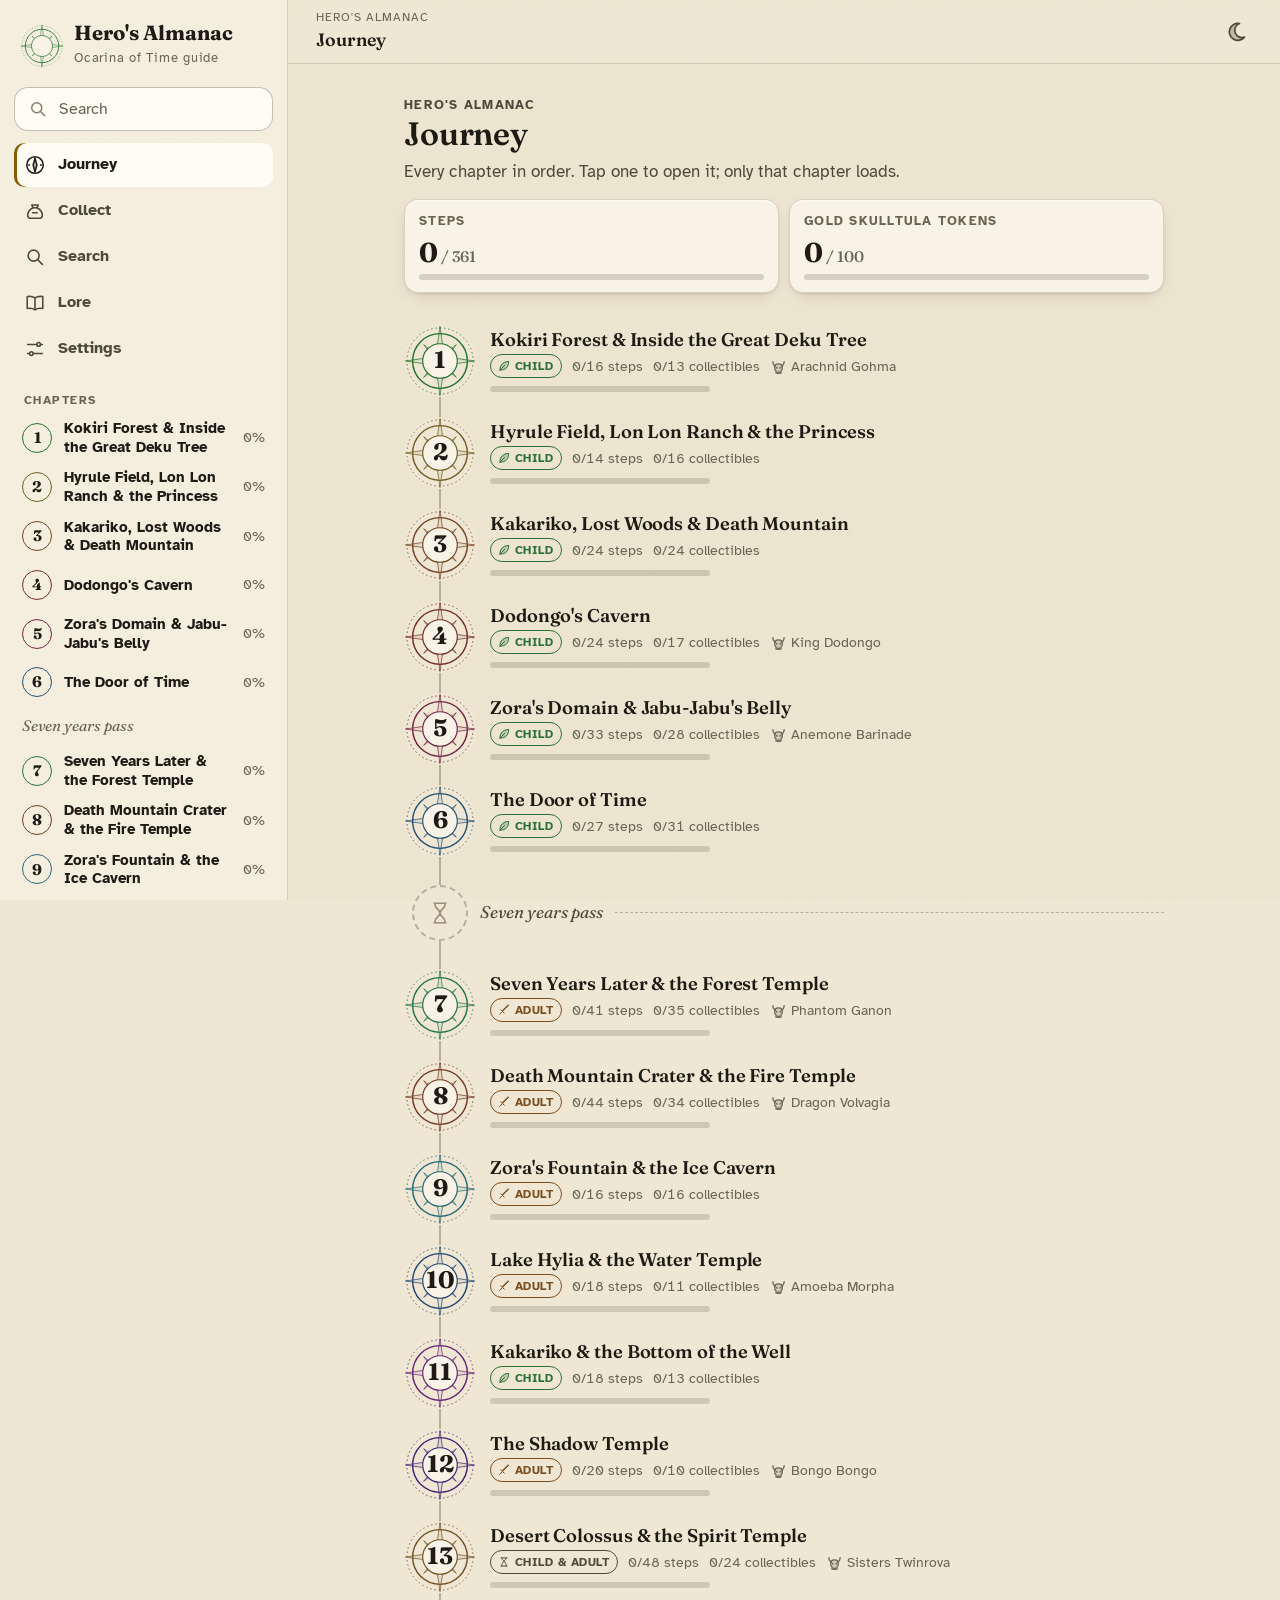
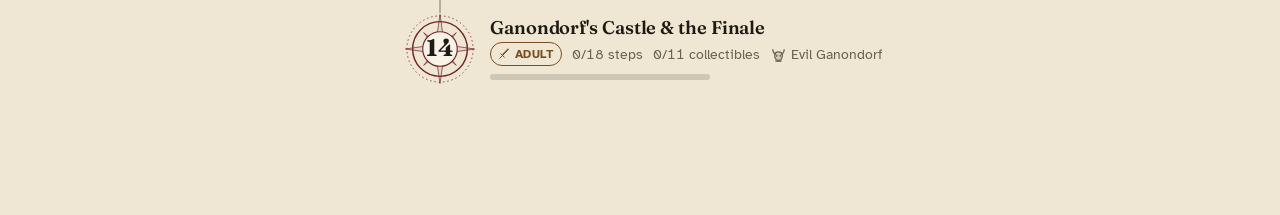
<file: index.html>
<!doctype html>
<html lang="en">
<head>
<meta charset="utf-8">
<meta name="build" content="b2a436a3c6">
<meta name="viewport" content="width=device-width, initial-scale=1, viewport-fit=cover">
<meta name="robots" content="noindex, nofollow">
<title>Hero's Almanac</title>
<meta name="description" content="A walkthrough and collectible tracker for The Legend of Zelda: Ocarina of Time.">
<meta name="theme-color" content="#0e1222" id="meta-theme">
<link rel="manifest" href="manifest.webmanifest">
<link rel="icon" href="assets/icons/icon.svg" type="image/svg+xml">
<link rel="icon" href="assets/icons/favicon-32.png" sizes="32x32" type="image/png">
<link rel="apple-touch-icon" href="assets/icons/apple-touch-icon.png">
<meta name="apple-mobile-web-app-capable" content="yes">
<meta name="mobile-web-app-capable" content="yes">
<meta name="apple-mobile-web-app-title" content="OoT Guide">
<link rel="preconnect" href="https://fonts.googleapis.com">
<link rel="preconnect" href="https://fonts.gstatic.com" crossorigin>
<link rel="stylesheet" href="https://fonts.googleapis.com/css2?family=Atkinson+Hyperlegible:ital,wght@0,400;0,700;1,400&family=Fraunces:opsz,wght@9..144,500..700&display=swap">
<link rel="stylesheet" href="assets/style.css?v=99275590e3">
<script>
  /* Apply the saved theme and text size before first paint (avoids a flash). */
  (function () {
    try {
      var p = JSON.parse(window.localStorage.getItem('oot-guide.prefs.v1') || '{}');
      if (p.theme === 'light' || p.theme === 'dark') document.documentElement.setAttribute('data-theme', p.theme);
      if (p.scale) document.documentElement.style.setProperty('--scale', String(p.scale));
    } catch (e) { /* storage blocked: follow the system theme */ }
  })();
</script>
</head>
<body>
<svg width="0" height="0" style="position:absolute" aria-hidden="true" focusable="false">
  <defs>
    <!-- interface -->
    <symbol id="i-journey" viewBox="0 0 24 24"><g fill="none" stroke="currentColor" stroke-width="1.7" stroke-linejoin="round"><circle cx="12" cy="12" r="9"/><path d="M12 4.5 14 12l-2 7.5L10 12z" fill="currentColor" fill-opacity=".25"/><path d="M4.5 12h2M17.5 12h2"/></g></symbol>
    <symbol id="i-collect" viewBox="0 0 24 24"><g fill="none" stroke="currentColor" stroke-width="1.7" stroke-linejoin="round" stroke-linecap="round"><path d="M8.5 5.5h7l-1.5 3h-4z"/><path d="M10 8.5c-4 2-6 5-6 8 0 2.5 2 3.5 4 3.5h8c2 0 4-1 4-3.5 0-3-2-6-6-8"/><path d="M9.5 14h5"/></g></symbol>
    <symbol id="i-search" viewBox="0 0 24 24"><g fill="none" stroke="currentColor" stroke-width="1.8" stroke-linecap="round"><circle cx="10.5" cy="10.5" r="6"/><path d="m15 15 5 5"/></g></symbol>
    <symbol id="i-lore" viewBox="0 0 24 24"><g fill="none" stroke="currentColor" stroke-width="1.7" stroke-linejoin="round"><path d="M12 6.5C10 5 7 4.5 3.5 5v13c3.5-.5 6.5 0 8.5 1.5 2-1.5 5-2 8.5-1.5V5C17 4.5 14 5 12 6.5z"/><path d="M12 6.5v13"/></g></symbol>
    <symbol id="i-more" viewBox="0 0 24 24"><g fill="none" stroke="currentColor" stroke-width="1.7" stroke-linecap="round"><path d="M4 7h10M18 7h2M4 17h2M10 17h10"/><circle cx="16" cy="7" r="2"/><circle cx="8" cy="17" r="2"/></g></symbol>
    <symbol id="i-sun" viewBox="0 0 24 24"><g fill="none" stroke="currentColor" stroke-width="1.8" stroke-linecap="round"><circle cx="12" cy="12" r="4.2" fill="currentColor" fill-opacity=".3"/><path d="M12 2.5v2.2M12 19.3v2.2M2.5 12h2.2M19.3 12h2.2M5.3 5.3l1.6 1.6M17.1 17.1l1.6 1.6M5.3 18.7l1.6-1.6M17.1 6.9l1.6-1.6"/></g></symbol>
    <symbol id="i-moon" viewBox="0 0 24 24"><path d="M15.5 3.5a8.5 8.5 0 1 0 5 13.6A7 7 0 0 1 15.5 3.5z" fill="currentColor" fill-opacity=".3" stroke="currentColor" stroke-width="1.7" stroke-linejoin="round"/></symbol>
    <symbol id="i-leaf" viewBox="0 0 24 24"><g fill="none" stroke="currentColor" stroke-width="1.7" stroke-linecap="round" stroke-linejoin="round"><path d="M5 19C5 10 10 5 20 4c0 10-5 15-14 15z" fill="currentColor" fill-opacity=".25"/><path d="M5 19 13 11"/></g></symbol>
    <symbol id="i-blade" viewBox="0 0 24 24"><g fill="none" stroke="currentColor" stroke-width="1.7" stroke-linecap="round" stroke-linejoin="round"><path d="M19.5 4.5 10 14l-1-1 9.5-9.5z" fill="currentColor" fill-opacity=".3"/><path d="M6.5 11.5l6 6M9 15l-4.5 4.5"/></g></symbol>
    <symbol id="i-both" viewBox="0 0 24 24"><g fill="none" stroke="currentColor" stroke-width="1.7" stroke-linecap="round" stroke-linejoin="round"><path d="M7 5h10M7 19h10M8 5c0 4 8 6 8 14M16 5c0 4-8 6-8 14"/></g></symbol>
    <symbol id="i-spark" viewBox="0 0 24 24"><g fill="currentColor"><path d="M12 2.5c.6 4.3 2.2 6 6.5 6.5-4.3.6-5.9 2.2-6.5 6.5-.6-4.3-2.2-5.9-6.5-6.5 4.3-.5 5.9-2.2 6.5-6.5z"/><path d="M18 14.5c.3 2 1 2.8 3 3-2 .3-2.7 1-3 3-.3-2-1-2.7-3-3 2-.2 2.7-1 3-3z" opacity=".7"/></g></symbol>
    <symbol id="i-caution" viewBox="0 0 24 24"><g fill="none" stroke="currentColor" stroke-width="1.8" stroke-linejoin="round" stroke-linecap="round"><path d="M12 2.8 21.2 12 12 21.2 2.8 12z" fill="currentColor" fill-opacity=".18"/><path d="M12 7.5v5.5"/><circle cx="12" cy="16.3" r=".6" fill="currentColor"/></g></symbol>
    <symbol id="i-check" viewBox="0 0 24 24"><g fill="none" stroke="currentColor" stroke-width="1.9" stroke-linecap="round" stroke-linejoin="round"><circle cx="10.5" cy="10.5" r="6.2"/><path d="m15.2 15.2 5 5"/><path d="M8 10.6l1.9 1.9 3.3-3.7"/></g></symbol>
    <symbol id="i-remake"viewBox="0 0 24 24"><g fill="none" stroke="currentColor" stroke-width="1.7" stroke-linejoin="round" stroke-linecap="round"><path d="M20 12a8 8 0 0 1-13.7 5.6L4 15.3"/><path d="M4 12a8 8 0 0 1 13.7-5.6L20 8.7"/><path d="M20 4v4.7h-4.7M4 20v-4.7h4.7"/></g></symbol>
    <symbol id="i-chev" viewBox="0 0 24 24"><path d="m9 5 7 7-7 7" fill="none" stroke="currentColor" stroke-width="2" stroke-linecap="round" stroke-linejoin="round"/></symbol>
    <symbol id="i-down" viewBox="0 0 24 24"><path d="m6 9 6 6 6-6" fill="none" stroke="currentColor" stroke-width="2" stroke-linecap="round" stroke-linejoin="round"/></symbol>
    <symbol id="i-close" viewBox="0 0 24 24"><path d="M6 6l12 12M18 6 6 18" fill="none" stroke="currentColor" stroke-width="2" stroke-linecap="round"/></symbol>
    <symbol id="i-next" viewBox="0 0 24 24"><g fill="none" stroke="currentColor" stroke-width="1.9" stroke-linecap="round" stroke-linejoin="round"><circle cx="12" cy="12" r="8.5"/><path d="M12 7.5v6.5M8.8 11.2 12 14.4l3.2-3.2"/></g></symbol>
    <symbol id="i-tick" viewBox="0 0 24 24"><path d="m5 12.5 4.5 4.5L19 7.5" fill="none" stroke="currentColor" stroke-width="2.8" stroke-linecap="round" stroke-linejoin="round"/></symbol>
    <symbol id="i-export" viewBox="0 0 24 24"><g fill="none" stroke="currentColor" stroke-width="1.8" stroke-linecap="round" stroke-linejoin="round"><path d="M12 4v11M7.5 8.5 12 4l4.5 4.5M5 14v5h14v-5"/></g></symbol>
    <symbol id="i-import" viewBox="0 0 24 24"><g fill="none" stroke="currentColor" stroke-width="1.8" stroke-linecap="round" stroke-linejoin="round"><path d="M12 15V4M7.5 10.5 12 15l4.5-4.5M5 14v5h14v-5"/></g></symbol>
    <symbol id="i-copy" viewBox="0 0 24 24"><g fill="none" stroke="currentColor" stroke-width="1.8" stroke-linejoin="round"><rect x="8.5" y="8.5" width="11" height="12" rx="2"/><path d="M15.5 8.5V5.5a2 2 0 0 0-2-2h-7a2 2 0 0 0-2 2v9a2 2 0 0 0 2 2h2"/></g></symbol>
    <symbol id="i-pin"viewBox="0 0 24 24"><g fill="none" stroke="currentColor" stroke-width="1.7" stroke-linejoin="round"><path d="M12 21s-6.5-6-6.5-11a6.5 6.5 0 0 1 13 0c0 5-6.5 11-6.5 11z"/><circle cx="12" cy="10" r="2.3"/></g></symbol>
    <!-- section kinds -->
    <symbol id="k-overworld" viewBox="0 0 24 24"><g fill="none" stroke="currentColor" stroke-width="1.7" stroke-linejoin="round" stroke-linecap="round"><path d="M2.5 18.5 8 11l3.5 4.5L15 10l6.5 8.5z" fill="currentColor" fill-opacity=".2"/><circle cx="17.5" cy="5.5" r="1.8"/></g></symbol>
    <symbol id="k-dungeon" viewBox="0 0 24 24"><g fill="none" stroke="currentColor" stroke-width="1.7" stroke-linejoin="round"><path d="M4 21V10a8 8 0 0 1 16 0v11z"/><path d="M8.5 21v-8a3.5 3.5 0 0 1 7 0v8" fill="currentColor" fill-opacity=".3"/><path d="M2.5 21h19"/></g></symbol>
    <symbol id="k-boss" viewBox="0 0 24 24"><g fill="none" stroke="currentColor" stroke-width="1.7" stroke-linejoin="round" stroke-linecap="round"><path d="M4 3.5c0 4 2 6 4 7M20 3.5c0 4-2 6-4 7"/><path d="M6.5 11.5c0-3 2.5-4.5 5.5-4.5s5.5 1.5 5.5 4.5c0 3-1 4.5-2 5.5v3h-7v-3c-1-1-2-2.5-2-5.5z" fill="currentColor" fill-opacity=".2"/><path d="M9.5 12.5h.01M14.5 12.5h.01" stroke-width="2.6"/><path d="M11 20v-2M13 20v-2"/></g></symbol>
    <symbol id="k-sweep" viewBox="0 0 24 24"><g fill="none" stroke="currentColor" stroke-width="1.7" stroke-linejoin="round" stroke-linecap="round"><circle cx="11" cy="11" r="7"/><path d="M11 4v14M4 11h14M6 6l10 10M16 6 6 16" opacity=".55"/><path d="m16 16 5 5"/></g></symbol>
    <symbol id="k-sidequest" viewBox="0 0 24 24"><g fill="none" stroke="currentColor" stroke-width="1.7" stroke-linejoin="round" stroke-linecap="round"><path d="M7 4h11a2 2 0 0 1 0 4h-1v10a2.5 2.5 0 0 1-2.5 2.5H6a2.5 2.5 0 0 1 0-5h1z"/><path d="M10 9h4M10 12.5h4"/></g></symbol>
    <!-- collectible glyphs (original shapes) -->
    <symbol id="g-gold-skulltulas" viewBox="0 0 24 24"><g fill="none" stroke="currentColor" stroke-width="1.6" stroke-linecap="round" stroke-linejoin="round"><path d="M8.5 10 5 7.5 3 9M8 12.5H3.5L2 14.5M8.5 15 5.5 17.5 5 20.5M15.5 10 19 7.5 21 9M16 12.5h4.5l1.5 2M15.5 15l3 2.5.5 3"/><path d="M12 2.5v3.5"/></g><path d="M12 6c3 0 4.6 2.6 4.6 6.2S14.7 19 12 19s-4.6-3.2-4.6-6.8S9 6 12 6z" fill="currentColor"/><path d="M10 12.2h.01M14 12.2h.01" stroke="var(--bg-2)" stroke-width="2.4" stroke-linecap="round"/></symbol>
    <symbol id="g-heart-pieces" viewBox="0 0 24 24"><path d="M12 20.5S3 14.8 3 8.9A4.6 4.6 0 0 1 12 7a4.6 4.6 0 0 1 9 1.9c0 5.9-9 11.6-9 11.6z" fill="none" stroke="currentColor" stroke-width="1.7" stroke-linejoin="round"/><path d="M12 7a4.6 4.6 0 0 0-9 1.9c0 1.2.4 2.3 1 3.4H12z" fill="currentColor"/></symbol>
    <symbol id="g-heart-containers" viewBox="0 0 24 24"><path d="M12 20.5S3 14.8 3 8.9A4.6 4.6 0 0 1 12 7a4.6 4.6 0 0 1 9 1.9c0 5.9-9 11.6-9 11.6z" fill="currentColor" stroke="currentColor" stroke-width="1.4" stroke-linejoin="round"/><path d="M7 9.5a2 2 0 0 1 2-2" fill="none" stroke="var(--bg-2)" stroke-width="1.5" stroke-linecap="round"/></symbol>
    <symbol id="g-songs" viewBox="0 0 24 24"><g fill="currentColor"><ellipse cx="7.5" cy="17.5" rx="3.3" ry="2.6" transform="rotate(-20 7.5 17.5)"/><ellipse cx="17" cy="15.5" rx="3.3" ry="2.6" transform="rotate(-20 17 15.5)"/><path d="M10.2 17V5.2l9.4-2.4v12.4h-1.6V5L11.8 6.6V17z"/></g></symbol>
    <symbol id="g-spiritual-stones" viewBox="0 0 24 24"><g stroke="currentColor" stroke-width="1.5" stroke-linejoin="round"><path d="M12 2.5 19 9l-7 12.5L5 9z" fill="currentColor" fill-opacity=".35"/><path d="M5 9h14M12 2.5 9.5 9 12 21.5 14.5 9z" fill="none"/></g></symbol>
    <symbol id="g-medallions" viewBox="0 0 24 24"><g fill="none" stroke="currentColor" stroke-width="1.7"><circle cx="12" cy="13" r="7.5" fill="currentColor" fill-opacity=".2"/><circle cx="12" cy="13" r="3.5"/><path d="M9 2.5 12 5.5l3-3"/></g></symbol>
    <symbol id="g-inventory-items" viewBox="0 0 24 24"><g fill="none" stroke="currentColor" stroke-width="1.7" stroke-linejoin="round"><rect x="3.5" y="3.5" width="7" height="7" rx="1.5" fill="currentColor" fill-opacity=".3"/><rect x="13.5" y="3.5" width="7" height="7" rx="1.5"/><rect x="3.5" y="13.5" width="7" height="7" rx="1.5"/><rect x="13.5" y="13.5" width="7" height="7" rx="1.5" fill="currentColor" fill-opacity=".3"/></g></symbol>
    <symbol id="g-equipment" viewBox="0 0 24 24"><g fill="none" stroke="currentColor" stroke-width="1.7" stroke-linejoin="round"><path d="M12 2.5 20 5.5v6c0 5-3.5 8.5-8 10-4.5-1.5-8-5-8-10v-6z" fill="currentColor" fill-opacity=".22"/><path d="M12 6v11M7.5 10.5h9"/></g></symbol>
    <symbol id="g-upgrades" viewBox="0 0 24 24"><g fill="none" stroke="currentColor" stroke-width="2" stroke-linecap="round" stroke-linejoin="round"><path d="m5 12 7-7 7 7"/><path d="m5 19 7-7 7 7" opacity=".55"/></g></symbol>
    <symbol id="g-bottles" viewBox="0 0 24 24"><g fill="none" stroke="currentColor" stroke-width="1.7" stroke-linejoin="round"><path d="M9.5 2.5h5M10 2.5v4.2C7 8 5.5 10.5 5.5 13.5a6.5 6.5 0 0 0 13 0c0-3-1.5-5.5-4.5-6.8V2.5"/><path d="M6 14.5h12a6 6 0 0 1-12 0z" fill="currentColor" fill-opacity=".35" stroke="none"/></g></symbol>
    <symbol id="g-great-fairies" viewBox="0 0 24 24"><use href="#i-spark"/></symbol>
    <symbol id="g-big-poes" viewBox="0 0 24 24"><g fill="none" stroke="currentColor" stroke-width="1.7" stroke-linejoin="round"><path d="M9 3.5h6M10 3.5v2M14 3.5v2M7.5 5.5h9l1 13.5h-11z"/><path d="M12 9.5c-1.8 2-2 3.5-1.3 5 .4.9 2.2.9 2.6 0 .7-1.5.5-3-1.3-5z" fill="currentColor"/><path d="M5 19h14"/></g></symbol>
    <symbol id="g-magic-beans" viewBox="0 0 24 24"><path d="M15.5 4c3.5 1.5 4.5 6 2.5 10s-6 6.5-10 5.5S2.5 15 5 12s4-2 5-5 2-4.5 5.5-3z" fill="currentColor" fill-opacity=".3" stroke="currentColor" stroke-width="1.7" stroke-linejoin="round"/></symbol>
    <symbol id="g-masks" viewBox="0 0 24 24"><g fill="none" stroke="currentColor" stroke-width="1.7" stroke-linejoin="round"><path d="M4 6c5-2 11-2 16 0 0 8-3 14-8 14S4 14 4 6z" fill="currentColor" fill-opacity=".2"/><path d="M7.5 10.5c1-.8 2.3-.8 3 0M13.5 10.5c1-.8 2.3-.8 3 0M9.5 15.5c1.5 1 3.5 1 5 0" stroke-linecap="round"/></g></symbol>
    <symbol id="g-adult-trade" viewBox="0 0 24 24"><g fill="none" stroke="currentColor" stroke-width="1.8" stroke-linecap="round" stroke-linejoin="round"><path d="M4 8h14l-3.5-3.5M20 16H6l3.5 3.5"/></g></symbol>
    <symbol id="g-skulltula-rewards" viewBox="0 0 24 24"><g fill="none" stroke="currentColor" stroke-width="1.7" stroke-linejoin="round"><path d="M3.5 10h17v9.5h-17zM3.5 10c0-3.5 2-5.5 8.5-5.5S20.5 6.5 20.5 10" fill="currentColor" fill-opacity=".15"/><path d="M10.5 10v3h3v-3"/></g></symbol>
    <symbol id="g-check" viewBox="0 0 24 24"><use href="#g-skulltula-rewards"/></symbol>
    <symbol id="g-other" viewBox="0 0 24 24"><path d="M12 3 20 12 12 21 4 12z" fill="currentColor" fill-opacity=".3" stroke="currentColor" stroke-width="1.7" stroke-linejoin="round"/></symbol>
    <!-- 8-point emblem used behind chapter numerals -->
    <symbol id="emblem" viewBox="0 0 100 100"><g fill="none" stroke="currentColor"><circle cx="50" cy="50" r="46" stroke-width="1.2" stroke-dasharray="2 4"/><circle cx="50" cy="50" r="38" stroke-width="2"/><path d="M50 2 56 44 98 50 56 56 50 98 44 56 2 50 44 44z" stroke-width="1" fill="currentColor" fill-opacity=".08"/><path d="M50 18 53 47 82 50 53 53 50 82 47 53 18 50 47 47z" stroke-width="1" transform="rotate(45 50 50)" fill="currentColor" fill-opacity=".06"/><circle cx="50" cy="50" r="24" style="fill:var(--bg-2)" stroke-width="1.6"/></g></symbol>
  </defs>
</svg>

<a class="skip" href="#main">Skip to content</a>

<div class="app">
  <aside class="rail" id="rail" aria-label="Guide navigation"></aside>

  <div class="col-main">
    <header class="topbar" id="topbar">
      <button class="top-title" id="topTitle" type="button" aria-haspopup="dialog">
        <span class="top-eyebrow" id="topEyebrow">Hero's Almanac</span>
        <span class="top-label" id="topLabel">Journey</span>
        <svg class="ico top-caret" aria-hidden="true"><use href="#i-down"/></svg>
      </button>
      <button class="icon-btn theme-btn" id="themeBtn" type="button" aria-label="Switch to night theme">
        <svg class="ico ico-sun" aria-hidden="true"><use href="#i-sun"/></svg>
        <svg class="ico ico-moon" aria-hidden="true"><use href="#i-moon"/></svg>
      </button>
    </header>
    <main id="main" tabindex="-1"></main>
  </div>

  <aside class="aside" id="aside" aria-label="Context panel"></aside>
</div>

<button class="fab" id="fab" type="button" hidden>
  <svg class="ico" aria-hidden="true"><use href="#i-next"/></svg><span>Next step</span>
</button>

<nav class="tabbar" id="tabbar" aria-label="Sections">
  <a href="#/journey" data-tab="journey"><svg class="ico" aria-hidden="true"><use href="#i-journey"/></svg><span>Journey</span></a>
  <a href="#/collect" data-tab="collect"><svg class="ico" aria-hidden="true"><use href="#i-collect"/></svg><span>Collect</span></a>
  <a href="#/search" data-tab="search"><svg class="ico" aria-hidden="true"><use href="#i-search"/></svg><span>Search</span></a>
  <a href="#/lore" data-tab="lore"><svg class="ico" aria-hidden="true"><use href="#i-lore"/></svg><span>Lore</span></a>
  <a href="#/settings" data-tab="settings"><svg class="ico" aria-hidden="true"><use href="#i-more"/></svg><span>More</span></a>
</nav>

<div class="sheet-wrap" id="sheet" hidden>
  <div class="sheet-backdrop" data-close-sheet></div>
  <div class="sheet" role="dialog" aria-modal="true" aria-labelledby="sheetTitle">
    <div class="sheet-grip" aria-hidden="true"></div>
    <div class="sheet-head">
      <h2 id="sheetTitle">Chapters</h2>
      <button class="icon-btn" type="button" data-close-sheet aria-label="Close"><svg class="ico" aria-hidden="true"><use href="#i-close"/></svg></button>
    </div>
    <div class="sheet-body" id="sheetBody"></div>
  </div>
</div>

<div class="dlg-wrap" id="dlg" hidden>
  <div class="dlg-backdrop" data-dlg-close></div>
  <div class="dlg" role="dialog" aria-modal="true" aria-labelledby="dlgTitle" aria-describedby="dlgBody" tabindex="-1">
    <h2 id="dlgTitle"></h2>
    <div class="dlg-body" id="dlgBody"></div>
    <div class="dlg-actions" id="dlgActions"></div>
  </div>
</div>

<div class="toast" id="toast" role="status" aria-live="polite" hidden></div>
<input type="file" id="importFile" accept="application/json,.json" hidden>

<script src="data/walkthrough-child.js?v=a5f84821de"></script>
<script src="data/walkthrough-adult.js?v=b93f816e97"></script>
<script src="data/collectibles.js?v=9256bf9b0b"></script>
<script src="data/reference.js?v=21b0d084a4"></script>
<script src="assets/app.js?v=7e8de547ad"></script>
</body>
</html>
</file>
<file: assets/style.css>
/* Hero's Almanac — design A
   Day theme = sunlit vellum. Night theme = moonlit indigo.
   Each chapter carries a "realm" hue (forest, fire, water...) that tints its art and accents. */

/* ---------- tokens: day (light) ---------- */
:root {
  color-scheme: light;
  --bg: #efe7d3;
  --bg-2: #f8f3e6;
  --bg-3: #fffcf3;
  --bg-sunk: #e6dcc4;
  --ink: #1e1b15;
  --ink-2: #4f493c;
  --ink-3: #6a6252;
  --line: rgba(40, 32, 18, .16);
  --line-2: rgba(40, 32, 18, .28);
  --gold: #8a5c00;
  --gold-soft: rgba(176, 124, 20, .14);
  --tip: #1d6b58;
  --tip-bg: rgba(29, 107, 88, .09);
  --warn: #a8330e;
  --warn-bg: rgba(200, 70, 20, .10);
  --remake: #5641b0;
  --remake-bg: rgba(86, 65, 176, .07);
  --check: #7a5200;
  --check-edge: #d29a06;
  --check-bg: rgba(240, 180, 20, .20);
  --night: #33479e;
  --night-bg: rgba(51, 71, 158, .10);
  --day: #8d5300;
  --day-bg: rgba(200, 130, 10, .14);
  --done: #2c7a3c;
  --stone: #d9cfb7;
  --stone-line: rgba(70, 58, 36, .10);
  --boss-bg: #2a1716;
  --boss-ink: #f6e9da;
  --boss-ink-2: #d5bfae;
  --realm-l: 30%;
  --realm-s: 50%;
  --realm-soft-a: .12;
  --shadow: 0 1px 0 rgba(255,255,255,.6) inset, 0 1px 2px rgba(60,40,10,.10), 0 6px 18px -10px rgba(60,40,10,.35);
  --sky: linear-gradient(180deg, #f6dfa6 0%, #f1e6cc 55%, var(--bg) 100%);
  --btn-a: #2f5fc4;
  --btn-c: #b07d00;
  --grain-opacity: .07;
}

/* ---------- tokens: night (dark) ---------- */
@media (prefers-color-scheme: dark) {
  :root:not([data-theme="light"]) {
    color-scheme: dark;
    --bg: #0c0f1d;
    --bg-2: #141a2e;
    --bg-3: #1b2240;
    --bg-sunk: #0a0d18;
    --ink: #ece5d3;
    --ink-2: #bdb5a1;
    --ink-3: #958d7b;
    --line: rgba(236, 229, 211, .12);
    --line-2: rgba(236, 229, 211, .24);
    --gold: #ebc679;
    --gold-soft: rgba(235, 198, 121, .12);
    --tip: #8fd8c0;
    --tip-bg: rgba(120, 220, 190, .08);
    --warn: #ff9b78;
    --warn-bg: rgba(255, 120, 80, .11);
    --remake: #b9a8ff;
    --remake-bg: rgba(170, 150, 255, .08);
    --check: #ffd24a;
    --check-edge: #d9a21c;
    --check-bg: rgba(255, 205, 60, .13);
    --night: #a9bcff;
    --night-bg: rgba(140, 165, 255, .13);
    --day: #ffd27a;
    --day-bg: rgba(255, 200, 100, .12);
    --done: #86d494;
    --stone: #10142a;
    --stone-line: rgba(160, 170, 220, .06);
    --boss-bg: #1d0d10;
    --boss-ink: #f6e9da;
    --boss-ink-2: #cdb5a6;
    --realm-l: 66%;
    --realm-s: 55%;
    --realm-soft-a: .16;
    --shadow: 0 1px 0 rgba(255,255,255,.04) inset, 0 8px 24px -14px rgba(0,0,0,.8);
    --sky: linear-gradient(180deg, #1a2350 0%, #121833 55%, var(--bg) 100%);
    --btn-a: #7ea2ff;
    --btn-c: #f1c35a;
    --grain-opacity: .05;
  }
}
:root[data-theme="dark"] {
  color-scheme: dark;
  --bg: #0c0f1d;
  --bg-2: #141a2e;
  --bg-3: #1b2240;
  --bg-sunk: #0a0d18;
  --ink: #ece5d3;
  --ink-2: #bdb5a1;
  --ink-3: #958d7b;
  --line: rgba(236, 229, 211, .12);
  --line-2: rgba(236, 229, 211, .24);
  --gold: #ebc679;
  --gold-soft: rgba(235, 198, 121, .12);
  --tip: #8fd8c0;
  --tip-bg: rgba(120, 220, 190, .08);
  --warn: #ff9b78;
  --warn-bg: rgba(255, 120, 80, .11);
  --remake: #b9a8ff;
  --remake-bg: rgba(170, 150, 255, .08);
  --check: #ffd24a;
  --check-edge: #d9a21c;
  --check-bg: rgba(255, 205, 60, .13);
  --night: #a9bcff;
  --night-bg: rgba(140, 165, 255, .13);
  --day: #ffd27a;
  --day-bg: rgba(255, 200, 100, .12);
  --done: #86d494;
  --stone: #10142a;
  --stone-line: rgba(160, 170, 220, .06);
  --boss-bg: #1d0d10;
  --boss-ink: #f6e9da;
  --boss-ink-2: #cdb5a6;
  --realm-l: 66%;
  --realm-s: 55%;
  --realm-soft-a: .16;
  --shadow: 0 1px 0 rgba(255,255,255,.04) inset, 0 8px 24px -14px rgba(0,0,0,.8);
  --sky: linear-gradient(180deg, #1a2350 0%, #121833 55%, var(--bg) 100%);
  --btn-a: #7ea2ff;
  --btn-c: #f1c35a;
  --grain-opacity: .05;
}

/* realm hues: one per chapter, set via data-realm on a wrapper */
:root { --realm-h: 130; }
[data-realm="forest"]   { --realm-h: 128; }
[data-realm="field"]    { --realm-h: 44; }
[data-realm="village"]  { --realm-h: 24; }
[data-realm="cavern"]   { --realm-h: 8; }
[data-realm="jabu"]     { --realm-h: 335; }
[data-realm="time"]     { --realm-h: 205; }
[data-realm="woods"]    { --realm-h: 150; }
[data-realm="fire"]     { --realm-h: 16; }
[data-realm="ice"]      { --realm-h: 188; }
[data-realm="water"]    { --realm-h: 214; }
[data-realm="well"]     { --realm-h: 290; }
[data-realm="shadow"]   { --realm-h: 262; }
[data-realm="spirit"]   { --realm-h: 34; }
[data-realm="ganon"]    { --realm-h: 352; }
[data-realm="child"]    { --realm-h: 128; }
[data-realm="adult"]    { --realm-h: 30; }
:root, [data-realm] {
  --realm: hsl(var(--realm-h) var(--realm-s) var(--realm-l));
  --realm-soft: hsl(var(--realm-h) 60% 50% / var(--realm-soft-a));
}

/* ---------- base ---------- */
:root {
  --scale: 1;
  --base: 17px;
  --font-body: "Atkinson Hyperlegible", system-ui, -apple-system, "Segoe UI", Roboto, "Helvetica Neue", Arial, sans-serif;
  --font-display: "Fraunces", "Iowan Old Style", "Palatino Linotype", Palatino, Georgia, serif;
  --radius: 14px;
  --radius-s: 10px;
  --tap: 44px;
  --topbar-h: 58px;
  --tabbar-h: 64px;
  --gutter: 16px;
  --safe-b: env(safe-area-inset-bottom, 0px);
}
@media (min-width: 1800px) { :root { --base: 19px; } }
@media (min-width: 2300px) { :root { --base: 21px; } }

*, *::before, *::after { box-sizing: border-box; }
html { font-size: calc(var(--base) * var(--scale)); -webkit-text-size-adjust: 100%; text-size-adjust: 100%; scroll-padding-top: calc(var(--topbar-h) + 12px); }
body {
  margin: 0;
  background: var(--bg);
  color: var(--ink);
  font-family: var(--font-body);
  line-height: 1.55;
  overflow-x: hidden;
  -webkit-tap-highlight-color: transparent;
  min-height: 100vh;
}
/* paper / night-sky grain: one fixed, static layer */
body::before {
  content: "";
  position: fixed; inset: 0;
  pointer-events: none; z-index: 0;
  opacity: var(--grain-opacity);
  background-image: url("data:image/svg+xml,%3Csvg xmlns='http://www.w3.org/2000/svg' width='180' height='180'%3E%3Cfilter id='n'%3E%3CfeTurbulence type='fractalNoise' baseFrequency='.85' numOctaves='3' stitchTiles='stitch'/%3E%3CfeColorMatrix values='0 0 0 0 0.5 0 0 0 0 0.4 0 0 0 0 0.25 0 0 0 1 0'/%3E%3C/filter%3E%3Crect width='100%25' height='100%25' filter='url(%23n)'/%3E%3C/svg%3E");
}
h1, h2, h3, h4 { font-family: var(--font-display); font-weight: 600; line-height: 1.15; margin: 0; letter-spacing: -.005em; font-optical-sizing: auto; }
p { margin: 0; }
a { color: inherit; }
button { font: inherit; color: inherit; }
strong { font-weight: 700; color: var(--ink); }
.ico { width: 1.25em; height: 1.25em; flex: none; display: inline-block; vertical-align: middle; }
.skip { position: absolute; left: -999px; top: 8px; z-index: 100; background: var(--bg-3); padding: 10px 14px; border-radius: 8px; }
.skip:focus { left: 8px; }
:focus-visible { outline: 2.5px solid var(--gold); outline-offset: 2px; border-radius: 6px; }
.visually-hidden { position: absolute !important; width: 1px; height: 1px; overflow: hidden; clip: rect(0 0 0 0); white-space: nowrap; }
mark { background: color-mix(in srgb, var(--gold) 30%, transparent); color: inherit; border-radius: 3px; padding: 0 1px; }

/* ---------- app frame (phone first) ---------- */
.app { position: relative; z-index: 1; min-height: 100vh; }
.col-main { min-width: 0; }
.rail, .aside { display: none; }
main {
  padding: 8px var(--gutter) calc(var(--tabbar-h) + var(--safe-b) + 96px);
  max-width: 46rem;
  margin: 0 auto;
  outline: none;
}

/* top bar */
.topbar {
  position: sticky; top: 0; z-index: 20;
  display: flex; align-items: center; gap: 8px;
  height: var(--topbar-h);
  padding: 0 calc(var(--gutter) - 6px) 0 var(--gutter);
  background: color-mix(in srgb, var(--bg) 88%, transparent);
  -webkit-backdrop-filter: blur(10px); backdrop-filter: blur(10px);
  border-bottom: 1px solid var(--line);
}
.top-title {
  flex: 1; min-width: 0; min-height: var(--tap);
  display: grid; grid-template-columns: minmax(0, 1fr) auto; grid-template-rows: auto auto; align-items: center;
  text-align: left; background: none; border: 0; padding: 4px 0; cursor: pointer;
}
.top-eyebrow { grid-column: 1; font-size: .72rem; letter-spacing: .08em; text-transform: uppercase; color: var(--ink-3); white-space: nowrap; overflow: hidden; text-overflow: ellipsis; }
.top-label { grid-column: 1; font-family: var(--font-display); font-weight: 600; font-size: 1.05rem; white-space: nowrap; overflow: hidden; text-overflow: ellipsis; }
.top-caret { grid-column: 2; grid-row: 1 / span 2; color: var(--ink-3); margin-left: 6px; }
.top-title[aria-disabled="true"] { cursor: default; }
.top-title[aria-disabled="true"] .top-caret { display: none; }
.icon-btn {
  width: var(--tap); height: var(--tap); flex: none;
  display: inline-grid; place-items: center;
  background: none; border: 1px solid transparent; border-radius: 12px; cursor: pointer; color: var(--ink-2);
}
.icon-btn:hover { background: var(--bg-2); border-color: var(--line); }
.theme-btn .ico-sun { display: none; }
.theme-btn .ico { width: 24px; height: 24px; }
:root[data-theme="dark"] .theme-btn .ico-sun { display: inline-block; }
:root[data-theme="dark"] .theme-btn .ico-moon { display: none; }
@media (prefers-color-scheme: dark) {
  :root:not([data-theme="light"]) .theme-btn .ico-sun { display: inline-block; }
  :root:not([data-theme="light"]) .theme-btn .ico-moon { display: none; }
}

/* bottom tab bar (thumb zone) */
.tabbar {
  position: fixed; left: 0; right: 0; bottom: 0; z-index: 30;
  display: grid; grid-template-columns: repeat(5, 1fr);
  height: calc(var(--tabbar-h) + var(--safe-b));
  padding-bottom: var(--safe-b);
  background: color-mix(in srgb, var(--bg-2) 94%, transparent);
  -webkit-backdrop-filter: blur(12px); backdrop-filter: blur(12px);
  border-top: 1px solid var(--line);
}
.tabbar a {
  display: flex; flex-direction: column; align-items: center; justify-content: center; gap: 2px;
  text-decoration: none; color: var(--ink-3); font-size: .7rem; letter-spacing: .02em; min-height: var(--tap);
  position: relative;
}
.tabbar .ico { width: 26px; height: 26px; }
.tabbar a[aria-current="page"] { color: var(--ink); }
.tabbar a[aria-current="page"]::before {
  content: ""; position: absolute; top: 0; left: 28%; right: 28%; height: 3px; border-radius: 0 0 3px 3px;
  background: var(--gold);
}

/* floating "next step" button: lower right, above the tab bar */
.fab {
  position: fixed; z-index: 25; right: var(--gutter);
  bottom: calc(var(--tabbar-h) + var(--safe-b) + 14px);
  display: inline-flex; align-items: center; gap: 8px;
  min-height: 52px; padding: 0 18px 0 14px;
  border-radius: 999px; border: 1px solid var(--line-2);
  background: var(--bg-3); color: var(--ink); font-weight: 700; font-size: .92rem;
  box-shadow: 0 10px 24px -10px rgba(0,0,0,.55);
  cursor: pointer;
}
.fab .ico { width: 24px; height: 24px; color: var(--realm); }
.fab[hidden] { display: none; }

/* ---------- shared bits ---------- */
.eyebrow { font-size: .74rem; letter-spacing: .1em; text-transform: uppercase; color: var(--ink-3); font-weight: 700; }
.muted { color: var(--ink-2); }
.page-head { padding: 18px 0 14px; }
.page-head h1 { font-size: 1.9rem; }
.page-head p { color: var(--ink-2); margin-top: 6px; }
.card {
  background: var(--bg-2); border: 1px solid var(--line); border-radius: var(--radius);
  box-shadow: var(--shadow);
}
.btn {
  display: inline-flex; align-items: center; justify-content: center; gap: 8px;
  min-height: var(--tap); padding: 0 16px; border-radius: 12px;
  border: 1px solid var(--line-2); background: var(--bg-3); color: var(--ink);
  font-weight: 700; font-size: .92rem; text-decoration: none; cursor: pointer;
}
.btn:hover { border-color: var(--gold); }
.btn.primary { background: var(--ink); color: var(--bg-2); border-color: var(--ink); }
.btn.danger { color: var(--warn); }
.btn .ico { width: 20px; height: 20px; }
.badge {
  display: inline-flex; align-items: center; gap: 4px;
  font-size: .72rem; font-weight: 700; letter-spacing: .04em; text-transform: uppercase;
  padding: 2px 8px 2px 6px; border-radius: 999px; line-height: 1.5;
  border: 1px solid currentColor; white-space: nowrap;
}
.badge .ico { width: 14px; height: 14px; }
.badge.child { color: hsl(128 45% var(--realm-l)); }
.badge.adult { color: hsl(30 60% var(--realm-l)); }
.badge.both  { color: var(--ink-2); }
.badge.either { color: var(--ink-2); }
.badge.night { color: var(--night); background: var(--night-bg); border-color: transparent; }
.badge.day   { color: var(--day); background: var(--day-bg); border-color: transparent; }
.badge.miss  { color: var(--warn); background: var(--warn-bg); border-color: transparent; }
.badge.req   { color: var(--ink-2); border-color: var(--line-2); text-transform: none; letter-spacing: 0; font-weight: 400; }
.bar { height: 6px; border-radius: 99px; background: var(--line); overflow: hidden; }
.bar > i { display: block; height: 100%; width: 0; background: var(--realm); border-radius: inherit; transition: width .3s ease; }
.num { font-variant-numeric: tabular-nums; }
.seg { display: flex; gap: 4px; padding: 4px; border-radius: 13px; background: var(--bg-sunk); border: 1px solid var(--line); }
.seg button {
  flex: 1; min-height: 44px; min-width: 0; padding: 0 10px; border-radius: 9px; border: 0; background: none; cursor: pointer;
  color: var(--ink-2); font-weight: 700; font-size: .86rem; white-space: nowrap;
}
.seg button[aria-pressed="true"] { background: var(--bg-3); color: var(--ink); box-shadow: 0 1px 3px rgba(0,0,0,.18); }
.seg-label { font-size: .74rem; letter-spacing: .08em; text-transform: uppercase; color: var(--ink-3); font-weight: 700; margin: 0 0 6px 2px; }

/* the check control (steps, collectibles, tracker rows) */
.chk {
  flex: none; width: var(--tap); height: var(--tap); padding: 0;
  display: grid; place-items: center; background: none; border: 0; cursor: pointer;
}
.chk .box {
  width: 26px; height: 26px; border-radius: 8px;
  border: 2px solid var(--line-2); background: var(--bg-3);
  display: grid; place-items: center; transition: background .15s, border-color .15s, transform .15s;
}
.chk .box .ico { width: 18px; height: 18px; color: var(--bg-3); opacity: 0; transform: scale(.6); transition: opacity .15s, transform .15s; }
.chk[aria-pressed="true"] .box { background: var(--realm); border-color: var(--realm); }
.chk[aria-pressed="true"] .box .ico { opacity: 1; transform: none; color: var(--bg-2); }
.chk:active .box { transform: scale(.9); }

/* the step's own checkbox is the one prominent control on a step */
.step .chk .box { width: 28px; height: 28px; border-color: color-mix(in srgb, var(--realm) 50%, var(--line-2)); }

/* collectible chip: a quiet pill, not a second checkbox. No tick box; once collected the
   glyph disc fills with the realm colour and shows a tick. */
.chips { display: flex; flex-wrap: wrap; gap: 6px 8px; margin-top: 10px; }
.chip {
  display: inline-flex; align-items: center; gap: 8px; max-width: 100%;
  min-height: var(--tap); padding: 4px 14px 4px 6px; border-radius: 999px;
  border: 1px solid var(--line); background: transparent; color: var(--ink-2);
  font-size: .84rem; text-align: left; line-height: 1.25; cursor: pointer;
  transition: background .15s, border-color .15s, color .15s;
}
.chip:hover { border-color: var(--line-2); background: color-mix(in srgb, var(--bg-3) 60%, transparent); }
.chip-g { width: 30px; height: 30px; flex: none; border-radius: 50%; display: grid; place-items: center; background: var(--gold-soft); color: var(--gold); transition: background .15s, color .15s; }
.chip-g .g { width: 20px; height: 20px; }
.chip-g .chip-ok { display: none; width: 16px; height: 16px; }
.chip .chip-text { min-width: 0; overflow-wrap: anywhere; }
.chip .chip-cat { display: block; font-size: .64rem; letter-spacing: .07em; text-transform: uppercase; color: var(--ink-3); }
.chip[aria-pressed="true"] { background: var(--realm-soft); border-color: color-mix(in srgb, var(--realm) 40%, transparent); color: var(--ink); }
.chip[aria-pressed="true"] .chip-g { background: var(--realm); color: var(--bg-2); }
.chip[aria-pressed="true"] .chip-g .g { display: none; }
.chip[aria-pressed="true"] .chip-g .chip-ok { display: block; }
.chip.is-minor .chip-g { background: var(--line); color: var(--ink-3); }
.chip.is-minor[aria-pressed="true"] .chip-g { background: var(--realm); color: var(--bg-2); }
.chip:active .chip-g { transform: scale(.9); }
.chip .chip-time { width: 16px; height: 16px; color: var(--night); flex: none; }

/* ---------- chapter: frontispiece ---------- */
.front {
  position: relative; margin: 0 calc(var(--gutter) * -1) 4px; padding: 26px var(--gutter) 20px;
  overflow: hidden; isolation: isolate;
  background: var(--sky);
  border-bottom: 1px solid var(--line);
}
.front-art { position: absolute; inset: auto 0 0 0; width: 100%; height: 110px; z-index: -1; color: var(--realm); opacity: .22; pointer-events: none; }
.front-sky { position: absolute; top: 0; right: 0; width: 100%; height: 140px; z-index: -1; pointer-events: none; }
.front-sky .sun { color: var(--day); opacity: .85; }
.front-sky .moon { color: var(--night); display: none; opacity: .9; }
:root[data-theme="dark"] .front-sky .sun { display: none; }
:root[data-theme="dark"] .front-sky .moon { display: inline; }
@media (prefers-color-scheme: dark) {
  :root:not([data-theme="light"]) .front-sky .sun { display: none; }
  :root:not([data-theme="light"]) .front-sky .moon { display: inline; }
}
.front-top { display: flex; align-items: center; gap: 14px; }
.emblem { position: relative; width: 72px; height: 72px; flex: none; color: var(--realm); display: grid; place-items: center; }
.emblem svg { position: absolute; inset: 0; width: 100%; height: 100%; }
.emblem b { font-family: var(--font-display); font-size: 1.85rem; font-weight: 700; color: var(--ink); position: relative; font-variant-numeric: lining-nums; }
.front h1 { font-size: clamp(1.6rem, 6.5vw, 2.3rem); margin-top: 14px; text-wrap: balance; }
.front .summary { margin-top: 10px; color: var(--ink-2); font-size: 1rem; max-width: 38rem; }
.ng { display: grid; grid-template-columns: 1fr 1fr; gap: 10px; margin-top: 16px; }
.ng > div { background: color-mix(in srgb, var(--bg-2) 82%, transparent); border: 1px solid var(--line); border-radius: var(--radius-s); padding: 10px 12px; min-width: 0; }
.ng h3 { font-family: var(--font-body); font-size: .72rem; letter-spacing: .1em; text-transform: uppercase; color: var(--ink-3); margin-bottom: 4px; }
.ng ul { margin: 0; padding: 0; list-style: none; font-size: .88rem; }
.ng li { padding: 2px 0 2px 14px; position: relative; overflow-wrap: anywhere; }
.ng li::before { content: ""; position: absolute; left: 0; top: .72em; width: 6px; height: 6px; transform: rotate(45deg); background: var(--realm); }
.ng .gains li::before { background: var(--gold); }
.ng .empty { color: var(--ink-3); font-style: italic; padding-left: 0; }
.ng .empty::before { display: none; }
.ch-progress { margin-top: 16px; display: flex; align-items: center; gap: 12px; font-size: .84rem; color: var(--ink-2); }
.ch-progress .bar { flex: 1; height: 8px; }

/* chapter collectibles summary (phone inline; desktop uses the side panel) */
.haul { margin-top: 14px; border: 1px solid var(--line); border-radius: var(--radius-s); background: var(--bg-2); }
.haul summary { list-style: none; cursor: pointer; min-height: var(--tap); padding: 0 12px; display: flex; align-items: center; gap: 10px; font-weight: 700; font-size: .9rem; }
.haul summary::-webkit-details-marker { display: none; }
.haul summary .ico.chev { margin-left: auto; transition: transform .2s; color: var(--ink-3); }
.haul[open] summary .ico.chev { transform: rotate(90deg); }
.haul .haul-body { padding: 0 12px 12px; }

/* ---------- sections and steps ---------- */
/* sections are collapsible groups (grouping merged from Waypoint, drawn in Almanac style) */
.section { margin-top: 18px; scroll-margin-top: calc(var(--topbar-h) + 8px); }
.sec-head { position: relative; padding-bottom: 8px; }
.sec-h { font: inherit; margin: 0; }
.sec-toggle {
  display: flex; align-items: center; gap: 12px; width: 100%; min-height: 60px;
  padding: 6px 2px 6px 0; margin: 0; background: none; border: 0; border-radius: 12px;
  text-align: left; color: inherit; cursor: pointer;
}
.sec-toggle:hover .sec-chev { color: var(--realm); }
.sec-ico { position: relative; width: 40px; height: 40px; flex: none; border-radius: 12px; display: grid; place-items: center; background: var(--realm-soft); color: var(--realm); transition: background .2s, color .2s; }
.sec-ico .ico { width: 24px; height: 24px; }
.sec-ico .ico-clear { display: none; }
.sec-tt { flex: 1; min-width: 0; }
.sec-title { display: block; font-family: var(--font-display); font-weight: 600; font-size: 1.32rem; line-height: 1.15; letter-spacing: -.005em; text-wrap: balance; overflow-wrap: anywhere; }
.sec-meta { display: flex; flex-wrap: wrap; align-items: center; gap: 4px 10px; margin-top: 4px; font-size: .8rem; color: var(--ink-3); }
.sec-cleared, .sec-next { display: none; align-items: center; gap: 3px; font-weight: 700; font-size: .72rem; letter-spacing: .08em; text-transform: uppercase; }
.sec-cleared { color: var(--realm); }
.sec-cleared .ico { width: 14px; height: 14px; }
.sec-next { color: var(--gold); }
.sec-count {
  flex: none; padding: 3px 10px; border-radius: 999px; border: 1px solid var(--line);
  font-family: var(--font-display); font-weight: 700; font-size: .92rem; color: var(--ink-2); background: color-mix(in srgb, var(--bg-2) 70%, transparent);
  font-variant-numeric: tabular-nums;
}
.sec-chev { width: 22px; height: 22px; color: var(--ink-3); transform: rotate(90deg); transition: transform .25s, color .15s; }
.section.is-collapsed .sec-chev { transform: none; }
/* collapse: grid-row trick, so the height animates without measuring */
.sec-body { display: grid; grid-template-rows: 1fr; transition: grid-template-rows .32s cubic-bezier(.2,.8,.2,1), opacity .25s ease; }
.sec-inner { min-height: 0; overflow: hidden; margin: 0 -12px; padding: 6px 12px 8px; }
.section.is-collapsed .sec-body { grid-template-rows: 0fr; opacity: 0; visibility: hidden; transition: grid-template-rows .32s cubic-bezier(.2,.8,.2,1), opacity .2s ease, visibility 0s linear .32s; }
.section.no-anim .sec-body, .section.no-anim .sec-chev { transition: none; }
/* cleared: the kind icon becomes a filled realm seal with a tick */
.section.is-clear .sec-ico { background: var(--realm); color: var(--bg-2); }
.section.is-clear .sec-ico .ico-kind { display: none; }
.section.is-clear .sec-ico .ico-clear { display: inline-block; }
.section.is-clear .sec-title { color: var(--ink-2); }
.section.is-clear .sec-cleared { display: inline-flex; }
.section.is-clear .sec-count { background: var(--realm-soft); border-color: transparent; color: var(--realm); }
.section.is-collapsed.has-now:not(.is-clear) .sec-next { display: inline-flex; }
.sec-head::after {
  content: ""; position: absolute; left: 0; right: 0; bottom: 0; height: 8px;
  background-repeat: repeat-x; background-size: 24px 8px; opacity: .5; color: var(--realm);
  -webkit-mask: var(--rule) repeat-x 0 0 / 24px 8px; mask: var(--rule) repeat-x 0 0 / 24px 8px;
  background-color: var(--realm);
}
/* era rules: a vine of leaves (child) or a notched blade line (adult) */
.section[data-era="child"]  { --rule: url("data:image/svg+xml,%3Csvg xmlns='http://www.w3.org/2000/svg' width='24' height='8'%3E%3Cpath d='M0 4h24' stroke='black' stroke-width='1'/%3E%3Cpath d='M8 4c2-3.5 5-3.5 7-3-1 2.5-3.5 3.5-7 3z' fill='black'/%3E%3C/svg%3E"); }
.section[data-era="adult"]  { --rule: url("data:image/svg+xml,%3Csvg xmlns='http://www.w3.org/2000/svg' width='24' height='8'%3E%3Cpath d='M0 3h24M0 5.5h24' stroke='black' stroke-width='1'/%3E%3Cpath d='M10 4.2 12 1.5l2 2.7-2 2.7z' fill='black'/%3E%3C/svg%3E"); }
.section[data-era="both"], .section:not([data-era]) { --rule: url("data:image/svg+xml,%3Csvg xmlns='http://www.w3.org/2000/svg' width='24' height='8'%3E%3Cpath d='M0 4h24' stroke='black' stroke-width='1' stroke-dasharray='3 3'/%3E%3C/svg%3E"); }

.steps { list-style: none; margin: 0; padding: 0; display: flex; flex-direction: column; gap: 10px; }
.step {
  display: flex; gap: 6px; padding: 10px 14px 12px 4px;
  background: var(--bg-2); border: 1px solid var(--line); border-radius: var(--radius);
  scroll-margin-top: calc(var(--topbar-h) + 16px); scroll-margin-bottom: calc(var(--tabbar-h) + 90px);
  position: relative; transition: opacity .2s;
}
.step-rail { display: flex; flex-direction: column; align-items: center; flex: none; width: var(--tap); }
.step-n { font-family: var(--font-display); font-weight: 600; font-size: .82rem; color: var(--ink-3); margin-top: 2px; font-variant-numeric: tabular-nums; }
.step-body { min-width: 0; flex: 1; padding-top: 8px; }
.step-text { font-size: 1.02rem; overflow-wrap: anywhere; }
.step-text strong { color: var(--ink); font-weight: 700; box-shadow: inset 0 -0.42em 0 var(--realm-soft); }
.step-badges { display: flex; gap: 6px; margin-bottom: 6px; }
.step.is-done { opacity: .55; }
.step.is-done .step-text { color: var(--ink-2); }
.step.is-done:hover, .step.is-done:focus-within { opacity: .85; }
/* "Hide finished steps": applied when the chapter renders, so a step you just ticked stays put */
.step.is-hidden, .steps.all-hidden { display: none; }
.hidden-note { display: flex; align-items: center; flex-wrap: wrap; gap: 0 6px; margin: -6px 0 4px; padding-left: 10px; font-size: .86rem; color: var(--ink-3); }
.hidden-note > .ico { width: 16px; height: 16px; color: var(--realm); }
.hidden-note button { min-height: var(--tap); padding: 0 8px; border: 0; background: none; color: var(--realm); font-weight: 700; cursor: pointer; text-decoration: underline; text-underline-offset: 3px; }
/* the current step: the next unfinished one */
.step.is-now {
  background: var(--bg-3); border-color: var(--realm);
  box-shadow: 0 0 0 1px var(--realm), 0 12px 26px -16px hsl(var(--realm-h) 60% 25% / .7);
}
.step.is-now .step-n { color: var(--realm); }
.step.is-now .chk .box { border-color: var(--realm); box-shadow: 0 0 0 4px var(--realm-soft); }
.step.is-now .step-body::before {
  content: "Up next"; display: block; margin: -2px 0 4px;
  font-size: .7rem; font-weight: 700; letter-spacing: .1em; text-transform: uppercase; color: var(--realm);
}
.step.flash { animation: flash 1.8s ease-out; }
@keyframes flash { 0%, 30% { box-shadow: 0 0 0 3px var(--gold); } 100% { box-shadow: 0 0 0 0 transparent; } }
/* night-only steps carry a starlit left edge */
.step.t-night::before, .step.t-day::before {
  content: ""; position: absolute; left: -1px; top: 12px; bottom: 12px; width: 4px; border-radius: 0 4px 4px 0;
}
.step.t-night::before { background: linear-gradient(var(--night), color-mix(in srgb, var(--night) 30%, transparent)); }
.step.t-day::before { background: linear-gradient(var(--day), color-mix(in srgb, var(--day) 30%, transparent)); }

/* notes */
.note { display: flex; gap: 10px; margin-top: 10px; padding: 9px 12px; border-radius: 10px; font-size: .92rem; line-height: 1.5; }
.note .ico { width: 20px; height: 20px; margin-top: 1px; }
.note b { font-size: .72rem; letter-spacing: .08em; text-transform: uppercase; display: block; }
.note.tip { background: var(--tip-bg); color: var(--ink); }
.note.tip .ico, .note.tip b { color: var(--tip); }
.note.warn { background: var(--warn-bg); color: var(--ink); border-left: 3px solid var(--warn); }
.note.warn .ico, .note.warn b { color: var(--warn); }
.note.check { background: var(--check-bg); border: 1.5px dashed var(--check-edge); color: var(--ink); }
.note.check .ico, .note.check b { color: var(--check); }
.sec-check { display: inline-flex; align-items: center; gap: 4px; padding: 1px 8px; border-radius: 999px; background: var(--check-bg); border: 1px solid var(--check-edge); color: var(--check); font-weight: 700; }
.sec-check .ico { width: 14px; height: 14px; }
.step.has-check .step-n { color: var(--check); font-weight: 800; }
.step.has-check .step-n::after { content: ""; display: block; width: 7px; height: 7px; margin: 3px auto 0; border-radius: 50%; background: var(--check-edge); }

/* dungeon sections: steps sit inside a dim stone chamber */
.section.k-dungeon .steps, .section.k-boss .steps {
  padding: 12px; margin: 0 -8px; border-radius: 18px;
  background-color: var(--stone);
  background-image:
    linear-gradient(var(--stone-line) 1px, transparent 1px),
    linear-gradient(90deg, var(--stone-line) 1px, transparent 1px);
  background-size: 64px 32px, 64px 32px;
  background-position: 0 0, 0 0;
  box-shadow: inset 0 2px 12px rgba(0,0,0,.18);
  border: 1px solid var(--line);
}
.section.k-sweep .sec-ico, .section.k-sidequest .sec-ico { background: var(--gold-soft); color: var(--gold); }
.section.is-clear.k-sweep .sec-ico, .section.is-clear.k-sidequest .sec-ico { background: var(--gold); color: var(--bg-2); }

/* boss card */
.boss {
  --bi: var(--boss-ink);
  position: relative; overflow: hidden; isolation: isolate;
  border-radius: 18px; padding: 20px 18px 18px; margin-bottom: 14px;
  background:
    radial-gradient(120% 80% at 100% 0%, hsl(var(--realm-h) 70% 40% / .45), transparent 60%),
    radial-gradient(90% 70% at 0% 100%, hsl(350 70% 35% / .35), transparent 60%),
    var(--boss-bg);
  color: var(--bi);
  border: 1px solid rgba(255, 200, 170, .18);
  box-shadow: 0 16px 40px -20px rgba(40, 0, 0, .8);
}
.boss::after {
  content: ""; position: absolute; right: -30px; top: -30px; width: 160px; height: 160px; z-index: -1; opacity: .12;
  background: currentColor;
  -webkit-mask: url("data:image/svg+xml,%3Csvg xmlns='http://www.w3.org/2000/svg' viewBox='0 0 100 100'%3E%3Cpath d='M50 2 56 44 98 50 56 56 50 98 44 56 2 50 44 44z'/%3E%3C/svg%3E") center / contain no-repeat;
  mask: url("data:image/svg+xml,%3Csvg xmlns='http://www.w3.org/2000/svg' viewBox='0 0 100 100'%3E%3Cpath d='M50 2 56 44 98 50 56 56 50 98 44 56 2 50 44 44z'/%3E%3C/svg%3E") center / contain no-repeat;
}
.boss .eyebrow { color: #f0a58d; display: flex; align-items: center; gap: 6px; }
.boss .eyebrow .ico { width: 18px; height: 18px; }
.boss h3 { font-size: 1.45rem; margin-top: 6px; color: #fff4e8; text-wrap: balance; }
.boss .weak { margin-top: 12px; padding: 10px 12px; border-radius: 10px; background: rgba(255, 220, 190, .08); border: 1px solid rgba(255, 220, 190, .14); font-size: .95rem; }
.boss .weak b { display: block; font-size: .7rem; letter-spacing: .1em; text-transform: uppercase; color: #f0c08d; }
.boss ol { margin: 14px 0 0; padding: 0; list-style: none; counter-reset: s; }
.boss li { counter-increment: s; position: relative; padding: 6px 0 6px 38px; font-size: .97rem; color: var(--boss-ink-2); }
.boss li::before {
  content: counter(s); position: absolute; left: 0; top: 5px; width: 26px; height: 26px; border-radius: 50%;
  display: grid; place-items: center; font-family: var(--font-display); font-weight: 700; font-size: .85rem;
  color: #2a1210; background: #f0c08d;
}
.boss .boss-link { margin-top: 12px; display: inline-flex; color: #f0c08d; font-weight: 700; text-decoration: none; min-height: var(--tap); align-items: center; gap: 6px; }

/* chapter footer navigation */
.ch-nav { display: grid; grid-template-columns: 1fr 1fr; gap: 10px; margin-top: 36px; }
.ch-nav a { display: flex; flex-direction: column; gap: 2px; padding: 12px 14px; min-height: 64px; text-decoration: none; border-radius: var(--radius); border: 1px solid var(--line); background: var(--bg-2); min-width: 0; }
.ch-nav a span:last-child { font-family: var(--font-display); font-weight: 600; overflow-wrap: anywhere; }
.ch-nav a.next { text-align: right; grid-column: 2; }

/* ---------- journey (chapter timeline) ---------- */
.resume {
  display: flex; align-items: center; gap: 14px; padding: 14px 16px; margin: 6px 0 18px;
  text-decoration: none; border-radius: var(--radius); background: var(--bg-3); border: 1px solid var(--line-2); box-shadow: var(--shadow);
}
.resume .ico { width: 34px; height: 34px; color: var(--realm); }
.resume b { display: block; font-family: var(--font-display); font-size: 1.1rem; }
.resume small { color: var(--ink-2); font-size: .86rem; display: block; overflow: hidden; text-overflow: ellipsis; display: -webkit-box; -webkit-line-clamp: 2; -webkit-box-orient: vertical; }
.overall { display: grid; grid-template-columns: repeat(2, minmax(0, 1fr)); gap: 10px; margin-bottom: 22px; }
.overall .card { padding: 12px 14px; }
.overall .big { font-family: var(--font-display); font-size: 1.6rem; font-weight: 700; font-variant-numeric: tabular-nums; }
.overall .big small { font-size: .9rem; color: var(--ink-3); font-weight: 500; }
.timeline { list-style: none; margin: 0; padding: 0; position: relative; }
.timeline::before { content: ""; position: absolute; left: 35px; top: 16px; bottom: 16px; width: 2px; background: linear-gradient(var(--line-2), var(--line-2)) ; }
.tl-item a { display: flex; align-items: center; gap: 14px; padding: 10px 6px 10px 0; text-decoration: none; min-height: 72px; position: relative; }
.tl-item .emblem { width: 72px; height: 72px; background: var(--bg); border-radius: 50%; }
.tl-item .emblem b { font-size: 1.4rem; }
.tl-body { min-width: 0; flex: 1; }
.tl-body h3 { font-size: 1.08rem; text-wrap: balance; }
.tl-meta { display: flex; flex-wrap: wrap; align-items: center; gap: 6px 10px; margin-top: 4px; font-size: .8rem; color: var(--ink-3); }
.tl-body .bar { margin-top: 8px; max-width: 220px; }
.tl-item.is-current a { background: var(--realm-soft); border-radius: var(--radius); }
.tl-item.is-complete .emblem b::after { content: ""; }
.years {
  position: relative; display: flex; align-items: center; gap: 12px; padding: 18px 0 18px 8px;
  font-family: var(--font-display); font-style: italic; color: var(--ink-2); font-size: 1rem;
}
.years::before { content: ""; width: 56px; height: 56px; flex: none; border-radius: 50%; background: var(--bg); border: 2px dashed var(--line-2);
  background-image: url("data:image/svg+xml,%3Csvg xmlns='http://www.w3.org/2000/svg' viewBox='0 0 24 24'%3E%3Cpath d='M6 3h12M6 21h12M7 3c0 5 5 6 5 9s-5 4-5 9M17 3c0 5-5 6-5 9s5 4 5 9' fill='none' stroke='%23998f7a' stroke-width='1.5'/%3E%3C/svg%3E");
  background-size: 26px; background-repeat: no-repeat; background-position: center; margin-left: 0; }
.years span { flex: 1; border-top: 1px dashed var(--line-2); padding-top: 0; }
.years em { white-space: nowrap; }

/* ---------- collect ---------- */
.cat-grid { display: grid; grid-template-columns: repeat(auto-fill, minmax(min(100%, 15rem), 1fr)); gap: 10px; }
.cat-card { display: flex; flex-direction: column; gap: 8px; padding: 14px; text-decoration: none; min-height: 112px; }
.cat-card .top { display: flex; align-items: center; gap: 10px; }
.cat-card .g { width: 30px; height: 30px; color: var(--gold); flex: none; }
.cat-card h3 { font-size: 1.02rem; min-width: 0; }
.cat-card .count { margin-top: auto; display: flex; align-items: baseline; justify-content: space-between; gap: 8px; }
.cat-card .count b { font-family: var(--font-display); font-size: 1.5rem; font-variant-numeric: tabular-nums; }
.cat-card .count b small { color: var(--ink-3); font-size: .9rem; font-weight: 500; }
.cat-card .bar > i { background: var(--gold); }
.cat-card.is-full { border-color: color-mix(in srgb, var(--gold) 60%, transparent); }

.tracker-head { display: flex; align-items: center; gap: 14px; padding: 18px 0 8px; }
.tracker-head .g { width: 48px; height: 48px; color: var(--gold); flex: none; }
.tracker-head h1 { font-size: 1.6rem; }
.tracker-count { font-family: var(--font-display); font-size: 2.6rem; font-weight: 700; line-height: 1; font-variant-numeric: tabular-nums; }
.tracker-count small { font-size: 1.1rem; color: var(--ink-3); font-weight: 500; }
.tracker-note { color: var(--ink-2); font-size: .92rem; margin-top: 6px; }
.build-note { color: var(--ink-3); font-size: .8rem; margin-top: 4px; font-style: italic; }
.tracker-top { display: grid; grid-template-columns: auto minmax(0, 1fr); gap: 14px; align-items: start; margin: 4px 0 12px; }
.tracker-top .viz { margin: 0; }
.viz { margin: 14px 0 6px; padding: 12px; border-radius: var(--radius); background: var(--bg-sunk); border: 1px solid var(--line); }
.viz-gs { display: grid; grid-template-columns: repeat(10, 1fr); gap: 3px; max-width: 230px; margin-left: auto; }
@media (min-width: 1024px) { .viz-gs { max-width: 300px; } }
.viz-gs i { aspect-ratio: 1; border-radius: 50%; border: 1.5px solid var(--line-2); }
.viz-gs i.on { background: var(--gold); border-color: var(--gold); box-shadow: 0 0 6px color-mix(in srgb, var(--gold) 50%, transparent); }
.viz-hearts { display: flex; flex-wrap: wrap; gap: 6px; }
.viz-hearts svg { width: 34px; height: 30px; }
.viz-hearts .q { fill: transparent; stroke: var(--line-2); stroke-width: 1; }
.viz-hearts .q.on { fill: hsl(352 70% 58%); stroke: hsl(352 70% 58%); }
.viz-pips { display: flex; flex-wrap: wrap; gap: 6px; }
.viz-pips i { width: 18px; height: 18px; border-radius: 5px; transform: rotate(45deg) scale(.8); border: 1.5px solid var(--line-2); }
.viz-pips i.on { background: var(--gold); border-color: var(--gold); }
.viz-cap { font-size: .8rem; color: var(--ink-3); margin-top: 8px; }

.filters { display: flex; flex-direction: column; gap: 10px; margin: 14px 0 6px; }
.filters .row { display: grid; grid-template-columns: 1fr; gap: 10px; }
@media (min-width: 420px) { .filters .row { grid-template-columns: 1fr 1fr; } }
.select {
  appearance: none; -webkit-appearance: none; width: 100%; min-height: var(--tap); padding: 0 38px 0 12px; border-radius: 12px;
  border: 1px solid var(--line-2); background: var(--bg-3); color: var(--ink); font: inherit; font-size: .92rem;
  background-image: url("data:image/svg+xml,%3Csvg xmlns='http://www.w3.org/2000/svg' viewBox='0 0 24 24'%3E%3Cpath d='m6 9 6 6 6-6' fill='none' stroke='%23887f6c' stroke-width='2'/%3E%3C/svg%3E");
  background-repeat: no-repeat; background-position: right 10px center; background-size: 18px;
}
.result-count { font-size: .84rem; color: var(--ink-3); margin: 10px 2px; }
.area-head { display: flex; align-items: baseline; justify-content: space-between; gap: 10px; margin: 20px 2px 8px; }
.area-head h2 { font-size: 1.1rem; }
.area-head span { font-size: .84rem; color: var(--ink-3); font-variant-numeric: tabular-nums; }
.items { list-style: none; margin: 0; padding: 0; display: flex; flex-direction: column; gap: 8px; }
.item { display: flex; gap: 4px; padding: 8px 14px 12px 4px; background: var(--bg-2); border: 1px solid var(--line); border-radius: var(--radius); scroll-margin-top: calc(var(--topbar-h) + 16px); }
.item.is-done { opacity: .6; }
.item-body { min-width: 0; flex: 1; padding-top: 9px; }
.item-name { font-weight: 700; font-size: 1rem; display: flex; align-items: center; gap: 8px; flex-wrap: wrap; }
.item-meta { display: flex; flex-wrap: wrap; gap: 6px; margin-top: 6px; }
.item-how { margin-top: 6px; color: var(--ink-2); font-size: .94rem; overflow-wrap: anywhere; }
.item-link { display: inline-flex; align-items: center; gap: 6px; min-height: var(--tap); margin-top: 4px; font-weight: 700; font-size: .88rem; color: var(--realm); text-decoration: none; }
.item-link .ico { width: 18px; height: 18px; }
.item-link.off { color: var(--ink-3); font-weight: 400; font-style: italic; }
.item .note { margin-top: 8px; }
.item.flash { animation: flash 1.8s ease-out; }
.empty-state { padding: 30px 16px; text-align: center; color: var(--ink-3); }

/* ---------- lore ---------- */
.lore-grid { display: grid; grid-template-columns: repeat(auto-fill, minmax(min(100%, 15rem), 1fr)); gap: 10px; }
.lore-card { display: flex; align-items: center; gap: 12px; padding: 14px; text-decoration: none; min-height: 72px; }
.lore-card .ico { width: 30px; height: 30px; color: var(--gold); }
.lore-card b { display: block; font-family: var(--font-display); font-size: 1.08rem; }
.lore-card small { color: var(--ink-3); font-size: .82rem; }
.subnav { display: flex; flex-wrap: wrap; gap: 6px; margin: 4px 0 8px; }
.subnav a { min-height: 44px; display: inline-flex; align-items: center; padding: 0 12px; border-radius: 999px; border: 1px solid var(--line); text-decoration: none; font-size: .86rem; font-weight: 700; color: var(--ink-2); }
.subnav a[aria-current="page"] { background: var(--ink); color: var(--bg-2); border-color: var(--ink); }
.entries { display: flex; flex-direction: column; gap: 12px; }
.entry { padding: 16px; scroll-margin-top: calc(var(--topbar-h) + 16px); }
.entry h2 { font-size: 1.25rem; }
.entry dl { margin: 10px 0 0; display: grid; grid-template-columns: auto 1fr; gap: 6px 12px; font-size: .94rem; }
.entry dt { color: var(--ink-3); font-size: .74rem; letter-spacing: .08em; text-transform: uppercase; font-weight: 700; padding-top: 3px; }
.entry dd { margin: 0; min-width: 0; overflow-wrap: anywhere; }
.entry ol, .entry ul { margin: 8px 0 0; padding-left: 1.3em; }
.entry li { margin: 3px 0; }
.entry .tags { display: flex; flex-wrap: wrap; gap: 6px; }
.entry.flash { animation: flash 1.8s ease-out; }
.entry dd a { display: inline-flex; align-items: center; min-height: var(--tap); font-weight: 700; color: var(--gold); }
.res.is-done { opacity: .6; }
.entry-head { display: flex; align-items: flex-start; justify-content: space-between; gap: 10px; }
.entry-head .chip { flex: none; }
.lore-filter { margin: 4px 0 12px; }
.input {
  width: 100%; min-height: 48px; padding: 0 14px 0 44px; border-radius: 14px; border: 1px solid var(--line-2);
  background: var(--bg-3) url("data:image/svg+xml,%3Csvg xmlns='http://www.w3.org/2000/svg' viewBox='0 0 24 24'%3E%3Ccircle cx='10.5' cy='10.5' r='6' fill='none' stroke='%23887f6c' stroke-width='1.8'/%3E%3Cpath d='m15 15 5 5' stroke='%23887f6c' stroke-width='1.8' stroke-linecap='round'/%3E%3C/svg%3E") no-repeat 13px center / 20px;
  color: var(--ink); font: inherit; font-size: 1rem;
}
.input::placeholder { color: var(--ink-3); }

/* songs: button glyphs + a five-line staff */
.song .notes-row { display: flex; flex-wrap: wrap; gap: 6px; margin-top: 12px; }
.nb {
  width: 34px; height: 34px; border-radius: 50%; display: inline-grid; place-items: center; flex: none;
  font-weight: 700; font-size: .9rem; line-height: 1;
}
.nb svg { width: 18px; height: 18px; }
.nb.x { background: var(--bg-sunk); color: var(--ink-2); border: 2px solid var(--line-2); }
/* Switch 2 note buttons: X, Y, A, R, L letters in neutral ink */
.nb.n { background: var(--bg-sunk); color: var(--ink); border: 2px solid var(--ink-3); font-family: var(--font-display); }
/* note sequences inside step text */
.notes-inline { display: inline-flex; gap: 3px; vertical-align: middle; margin: 0 2px; }
.notes-inline .nb { width: 24px; height: 24px; font-size: .75rem; border-width: 1.5px; }
.notes-inline .nb svg { width: 13px; height: 13px; }
.staff { width: 100%; max-width: 440px; height: auto; margin-top: 12px; display: block; color: var(--ink-3); }
.staff .ln { stroke: currentColor; stroke-width: 1; opacity: .55; }
.staff .ha { fill: var(--bg-sunk); stroke: var(--ink-3); stroke-width: 2; }
.staff .ga { fill: var(--ink); font: 700 11px var(--font-display); }
.remake-list li { margin: 8px 0; }
.remake-list .src { display: block; color: var(--ink-3); font-size: .82rem; }
.flag-list { list-style: none; padding: 0; margin: 8px 0 0; }
.flag-list li { border-top: 1px solid var(--line); padding: 10px 0; }
.flag-list a { font-weight: 700; color: var(--remake); text-decoration: none; display: inline-flex; min-height: var(--tap); align-items: center; }

/* ---------- search ---------- */
.search-box { position: sticky; top: calc(var(--topbar-h) + 4px); z-index: 5; padding: 10px 0; background: var(--bg); }
.results { list-style: none; margin: 0; padding: 0; display: flex; flex-direction: column; gap: 8px; }
.res { display: flex; gap: 10px; align-items: flex-start; padding: 10px 12px; background: var(--bg-2); border: 1px solid var(--line); border-radius: var(--radius); }
.res > a { flex: 1; min-width: 0; text-decoration: none; display: flex; gap: 10px; min-height: var(--tap); }
.res .g { width: 24px; height: 24px; color: var(--gold); flex: none; margin-top: 2px; }
.res-type { font-size: .7rem; letter-spacing: .08em; text-transform: uppercase; color: var(--ink-3); font-weight: 700; }
.res-title { font-weight: 700; display: block; overflow-wrap: anywhere; }
.res-snip { color: var(--ink-2); font-size: .9rem; display: block; overflow-wrap: anywhere; }
.res .chk { margin: -4px -6px 0 0; }
.search-hints { color: var(--ink-3); font-size: .9rem; padding: 6px 2px; }
.search-hints button { min-height: 44px; margin: 4px 4px 0 0; padding: 0 12px; border-radius: 999px; border: 1px solid var(--line-2); background: var(--bg-2); cursor: pointer; font-size: .86rem; }

/* ---------- settings ---------- */
.set-group { padding: 16px; margin-bottom: 12px; }
.set-group h2 { font-size: 1.12rem; margin-bottom: 4px; }
.set-group p { color: var(--ink-2); font-size: .9rem; margin-bottom: 12px; }
.set-row { display: flex; flex-wrap: wrap; gap: 10px; }
.switch-row { display: flex; align-items: center; justify-content: space-between; gap: 12px; min-height: var(--tap); cursor: pointer; }
.switch { position: relative; width: 64px; height: 44px; flex: none; border-radius: 999px; background: var(--line-2); border: 6px solid transparent; background-clip: padding-box; cursor: pointer; transition: background .2s; }
.switch::after { content: ""; position: absolute; left: 4px; top: 4px; width: 24px; height: 24px; border-radius: 50%; background: var(--bg-3); transition: transform .2s; box-shadow: 0 1px 3px rgba(0,0,0,.3); }
.switch[aria-checked="true"] { background: var(--done); }
.switch[aria-checked="true"]::after { transform: translateX(20px); }
.notice { padding: 12px 14px; border-radius: 12px; background: var(--warn-bg); color: var(--ink); border-left: 3px solid var(--warn); font-size: .9rem; margin-bottom: 12px; }
.notice.ok { background: var(--tip-bg); border-left-color: var(--tip); }

/* ---------- sheet ---------- */
.sheet-wrap { position: fixed; inset: 0; z-index: 50; }
.sheet-wrap[hidden] { display: none; }
.sheet-backdrop { position: absolute; inset: 0; background: rgba(5, 6, 14, .55); animation: fade .2s; }
.sheet {
  position: absolute; left: 0; right: 0; bottom: 0; max-height: 86vh; display: flex; flex-direction: column;
  background: var(--bg-2); border-radius: 22px 22px 0 0; border-top: 1px solid var(--line-2);
  padding-bottom: var(--safe-b); animation: rise .24s cubic-bezier(.2,.8,.2,1);
}
.sheet-grip { width: 44px; height: 5px; border-radius: 9px; background: var(--line-2); margin: 8px auto 0; }
.sheet-head { display: flex; align-items: center; justify-content: space-between; padding: 6px 10px 6px var(--gutter); }
.sheet-head h2 { font-size: 1.2rem; }
.sheet-body { overflow-y: auto; overscroll-behavior: contain; padding: 0 var(--gutter) 20px; }
.sheet-body h3 { font-family: var(--font-body); font-size: .74rem; letter-spacing: .1em; text-transform: uppercase; color: var(--ink-3); margin: 14px 0 6px; }
.jump-list { list-style: none; margin: 0; padding: 0; }
.jump-list a { display: flex; align-items: center; gap: 12px; min-height: 52px; padding: 6px 8px; border-radius: 12px; text-decoration: none; }
.jump-list a:hover, .jump-list a[aria-current="true"] { background: var(--realm-soft); }
.jump-list .ico { width: 22px; height: 22px; color: var(--realm); }
.jump-list .jl-num { width: 30px; height: 30px; flex: none; border-radius: 50%; display: grid; place-items: center; font-family: var(--font-display); font-weight: 700; font-size: .9rem; border: 1.5px solid var(--realm); color: var(--ink); }
.jump-list .jl-t { flex: 1; min-width: 0; font-weight: 700; font-size: .95rem; }
.jump-list .jl-c { font-size: .8rem; color: var(--ink-3); font-variant-numeric: tabular-nums; }
.jump-list .years-li { font-family: var(--font-display); font-style: italic; color: var(--ink-3); padding: 8px 8px; font-size: .9rem; }
/* in-page dialog (replaces window.confirm, which embeds can block) */
.dlg-wrap { position: fixed; inset: 0; z-index: 55; display: grid; place-items: center; padding: 16px; }
.dlg-wrap[hidden] { display: none; }
.dlg-backdrop { position: absolute; inset: 0; background: rgba(5, 6, 14, .55); animation: fade .2s; }
.dlg {
  position: relative; width: min(100%, 31rem); max-height: calc(100vh - 32px); max-height: calc(100dvh - 32px); overflow-y: auto; overscroll-behavior: contain;
  padding: 20px 18px 16px; border-radius: 22px; border: 1px solid var(--line-2); background: var(--bg-2); color: var(--ink);
  box-shadow: 0 24px 60px -20px rgba(0, 0, 0, .6); animation: rise .24s cubic-bezier(.2,.8,.2,1);
}
.dlg:focus { outline: none; }
.dlg h2 { font-size: 1.3rem; text-wrap: balance; }
.dlg-body { margin-top: 8px; color: var(--ink-2); font-size: .95rem; }
.dlg-body b { color: var(--ink); }
.dlg-body > .btn { margin-top: 14px; }
.dlg-label { display: block; margin: 16px 0 6px 2px; font-size: .74rem; font-weight: 700; letter-spacing: .08em; text-transform: uppercase; color: var(--ink-3); }
.textarea {
  display: block; width: 100%; min-height: 8.5rem; padding: 10px 12px; border-radius: 12px; resize: vertical;
  border: 1px solid var(--line-2); background: var(--bg-3); color: var(--ink);
  font: .8rem/1.45 ui-monospace, SFMono-Regular, Menlo, Consolas, monospace;
}
.textarea::placeholder { color: var(--ink-3); }
.dlg-status { min-height: 1.3em; margin-top: 8px; font-size: .86rem; color: var(--tip); }
.dlg-status:empty { min-height: 0; margin: 0; }
.dlg-status.err { color: var(--warn); }
.dlg-actions { display: flex; flex-wrap: wrap; justify-content: flex-end; gap: 8px 10px; margin-top: 18px; }
.dlg-actions .btn { flex: 1 1 auto; }
.dlg .btn.danger { background: var(--warn); border-color: var(--warn); color: var(--bg-3); }
@media (min-width: 560px) { .dlg-actions .btn { flex: 0 0 auto; } .dlg { padding: 24px 24px 20px; } }
@keyframes rise { from { transform: translateY(40%); opacity: .4; } to { transform: none; opacity: 1; } }
@keyframes fade { from { opacity: 0; } }

/* toast */
.toast {
  position: fixed; z-index: 60; left: 50%; transform: translateX(-50%);
  bottom: calc(var(--tabbar-h) + var(--safe-b) + 76px);
  width: max-content; max-width: calc(100vw - 32px);
  display: flex; align-items: center; gap: 12px; padding: 6px 6px 6px 16px; border-radius: 14px;
  background: var(--ink); color: var(--bg-2); font-size: .9rem; box-shadow: 0 10px 30px -10px rgba(0,0,0,.6);
}
.toast[hidden] { display: none; }
.toast button { min-height: 44px; padding: 0 14px; border-radius: 10px; border: 0; background: color-mix(in srgb, var(--bg-2) 18%, transparent); color: var(--bg-2); font-weight: 700; cursor: pointer; }

/* ---------- desktop: rail + content + side panel ---------- */
@media (min-width: 1024px) {
  :root { --gutter: 28px; }
  .app { display: grid; grid-template-columns: 288px minmax(0, 1fr); }
  .tabbar { display: none; }
  .rail {
    display: flex; flex-direction: column; position: sticky; top: 0; height: 100vh; overflow-y: auto;
    border-right: 1px solid var(--line); background: color-mix(in srgb, var(--bg-2) 70%, transparent); padding: 18px 14px 24px;
  }
  .topbar { height: 64px; }
  .top-title { pointer-events: none; }
  .top-caret { display: none; }
  main { padding: 8px var(--gutter) 120px; max-width: 48rem; }
  .front { margin: 0 calc(var(--gutter) * -1) 4px; border-radius: 0 0 22px 22px; padding-top: 34px; }
  .fab { bottom: 28px; right: 28px; }

  .toast { bottom: 32px; }
  .haul { display: none; }
  .sheet { left: 50%; right: auto; bottom: auto; top: 10vh; width: 520px; transform: translateX(-50%); border-radius: 22px; max-height: 80vh; animation: fade .2s; }
  .sheet-grip { display: none; }
}
@media (min-width: 1280px) {
  .app.has-aside { grid-template-columns: 288px minmax(0, 1fr) 340px; }
  .fab.with-aside { right: calc(340px + 28px); }
  .app.has-aside .aside {
    display: block; position: sticky; top: 0; height: 100vh; overflow-y: auto;
    border-left: 1px solid var(--line); padding: 22px 18px 30px;
    background: color-mix(in srgb, var(--bg-2) 55%, transparent);
  }
}
@media (min-width: 1800px) {
  .app { grid-template-columns: 330px minmax(0, 1fr); }
  .app.has-aside { grid-template-columns: 330px minmax(0, 1fr) 400px; }
  .fab.with-aside { right: calc(400px + 28px); }
}

/* rail content */
.brand { display: flex; align-items: center; gap: 10px; padding: 4px 6px 16px; text-decoration: none; }
.brand .emblem { width: 44px; height: 44px; }
.brand b { font-family: var(--font-display); font-size: 1.2rem; display: block; line-height: 1.1; }
.brand small { color: var(--ink-3); font-size: .74rem; letter-spacing: .06em; }
.rail-search { margin: 0 0 12px; }
.rail-search .input { min-height: 44px; font-size: .92rem; }
.rail-nav { display: flex; flex-direction: column; gap: 2px; margin-bottom: 14px; }
.rail-nav a { display: flex; align-items: center; gap: 12px; min-height: 44px; padding: 0 10px; border-radius: 10px; text-decoration: none; color: var(--ink-2); font-weight: 700; font-size: .95rem; }
.rail-nav a .ico { width: 22px; height: 22px; }
.rail-nav a:hover { background: var(--bg-3); }
.rail-nav a[aria-current="page"] { background: var(--bg-3); color: var(--ink); box-shadow: inset 3px 0 0 var(--gold); }
.rail h3 { font-family: var(--font-body); font-size: .72rem; letter-spacing: .12em; text-transform: uppercase; color: var(--ink-3); margin: 8px 10px 6px; }
.rail .jump-list a { min-height: 48px; }
.rail .jump-list .jl-t { font-size: .88rem; font-weight: 700; line-height: 1.25; }
.rail-foot { margin-top: auto; padding: 16px 10px 0; display: flex; gap: 8px; align-items: center; color: var(--ink-3); font-size: .8rem; }

/* aside content */
.aside h2 { font-size: 1.1rem; }
.aside .eyebrow { margin-bottom: 4px; }
.aside-block { margin-bottom: 22px; }
.aside .chips { flex-direction: column; align-items: stretch; }
.aside .chip { width: 100%; }
.aside .cat-h { display: flex; justify-content: space-between; align-items: baseline; margin: 14px 0 0; font-size: .82rem; color: var(--ink-3); font-weight: 700; letter-spacing: .04em; }
.mini-sec { list-style: none; padding: 0; margin: 8px 0 0; }
.mini-sec a { display: flex; align-items: center; gap: 10px; min-height: 44px; padding: 4px 8px; border-radius: 10px; text-decoration: none; font-size: .9rem; }
.mini-sec a:hover { background: var(--bg-3); }
.mini-sec .ico { width: 20px; height: 20px; color: var(--realm); }
.mini-sec .c { margin-left: auto; color: var(--ink-3); font-size: .8rem; font-variant-numeric: tabular-nums; }
.mini-sec a.is-done .t { color: var(--ink-3); text-decoration: line-through; text-decoration-color: var(--line-2); }

/* Lost Woods map: the drawing keeps its parchment colors in both themes; it scrolls sideways on narrow screens */
.lw-card { padding: 12px; }
.lw-scroll { overflow-x: auto; -webkit-overflow-scrolling: touch; border-radius: 14px; }
.lw-svg { display: block; width: 100%; min-width: 560px; height: auto; }
.lw-room { cursor: pointer; outline: none; }
.lw-room:hover .shape { stroke-width: 3; }
.lw-room.sel .shape { stroke: #c2410c; stroke-width: 4; }
.lw-room:focus-visible .shape { stroke: #2f5fc4; stroke-width: 4; }
.lw-legend { display: flex; flex-wrap: wrap; gap: 6px 14px; margin-top: 10px; font-size: .85rem; color: var(--ink-2); }
.lw-legend span, .lw-marks li { display: inline-flex; align-items: center; gap: 6px; }
.lw-dot { flex: none; display: inline-block; width: 18px; height: 18px; border-radius: 50%; color: #fff; font: 700 11px/18px system-ui, sans-serif; font-style: normal; text-align: center; }
.lw-dot.lw-route { width: 22px; height: 5px; border-radius: 3px; background: #c2410c; }
.lw-panel { margin-top: 12px; padding: 12px 14px; border-radius: 12px; background: var(--bg-3); border: 1px solid var(--line); scroll-margin-bottom: 90px; }
.lw-panel h2 { font-size: 1.1rem; margin: 0; }
.lw-panel h3 { font-size: .9rem; margin: 14px 0 4px; color: var(--ink-2); }
.lw-panel p { margin: 6px 0 0; }
.lw-where { color: var(--gold); font-weight: 600; font-size: .9rem; }
.lw-marks { list-style: none; padding: 0; margin: 10px 0 0; display: grid; gap: 6px; }
.lw-marks li { display: flex; align-items: flex-start; }
.lw-marks .lw-dot { margin-top: 2px; }
.lw-steps { margin: 0; padding-left: 1.1em; }
.lw-steps li { margin: 4px 0; }

@media (prefers-reduced-motion: reduce) {
  *, *::before, *::after { animation: none !important; transition: none !important; }
}
</file>
